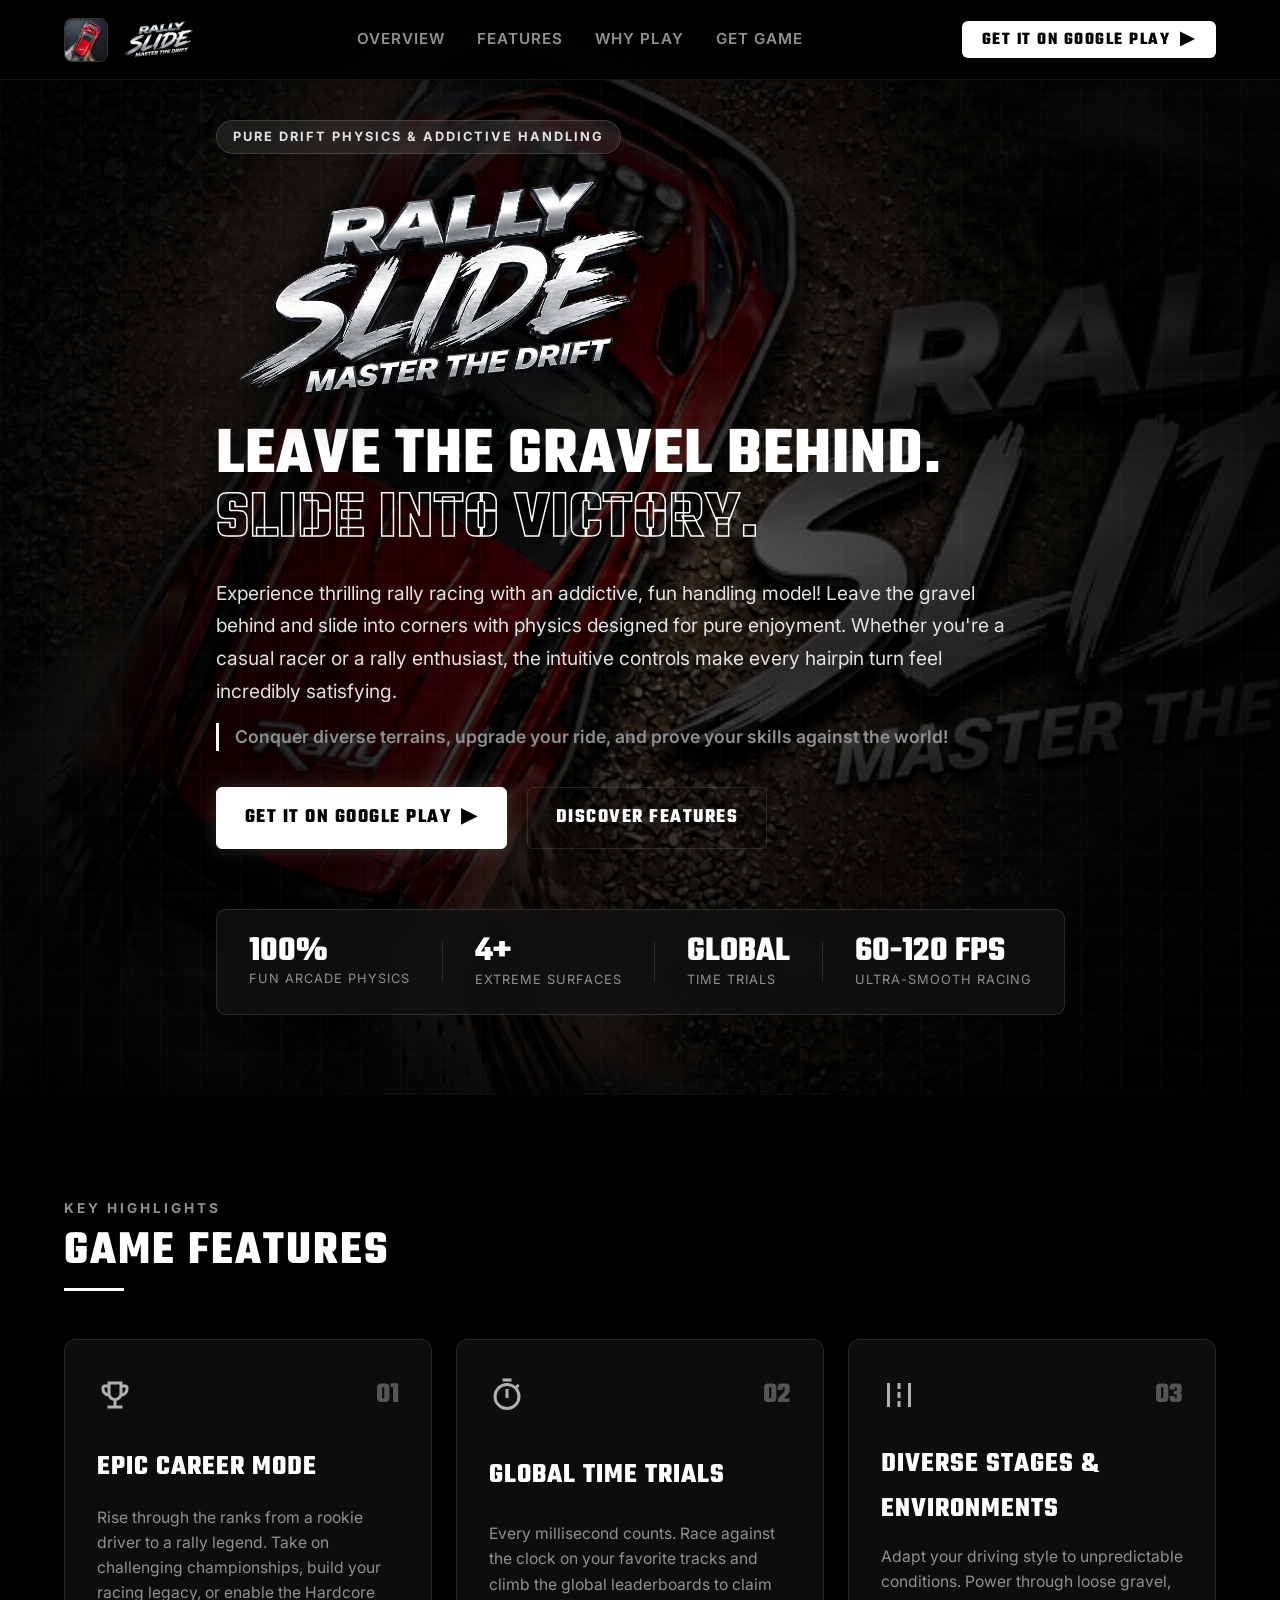
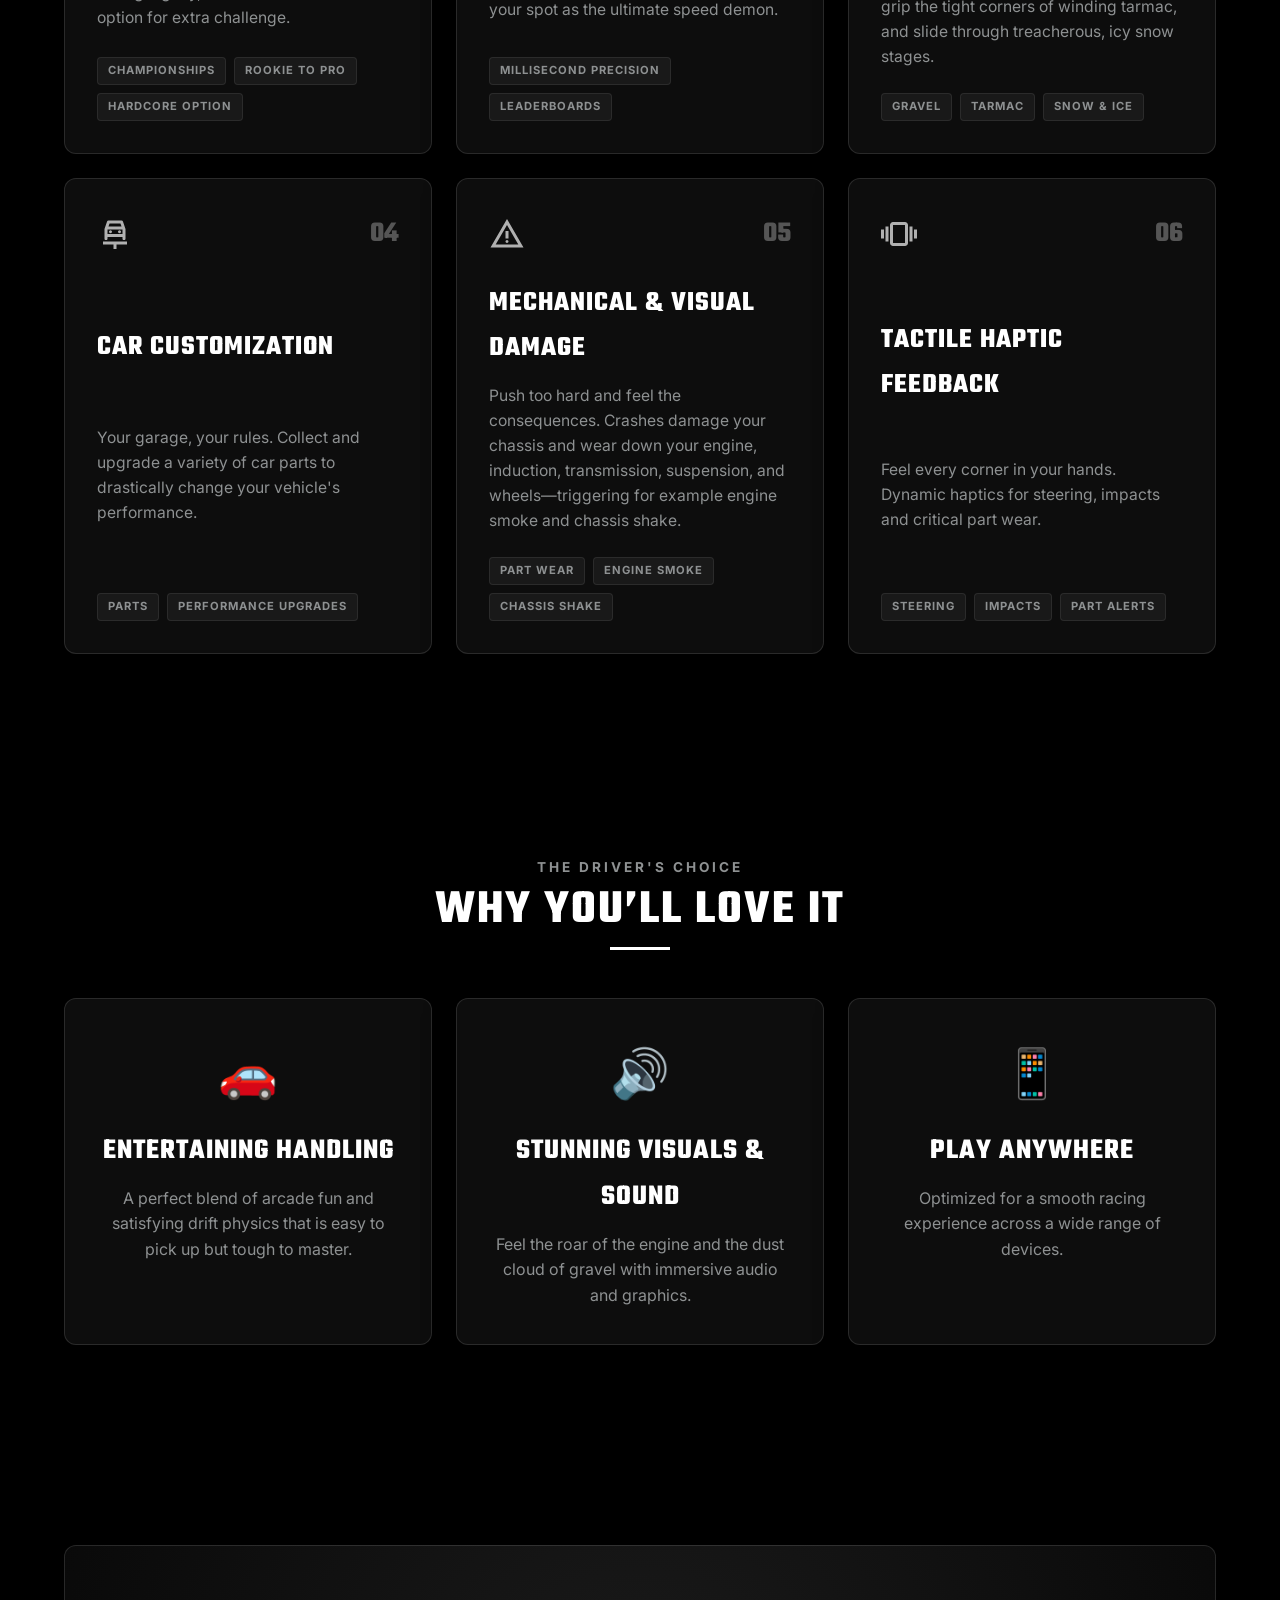
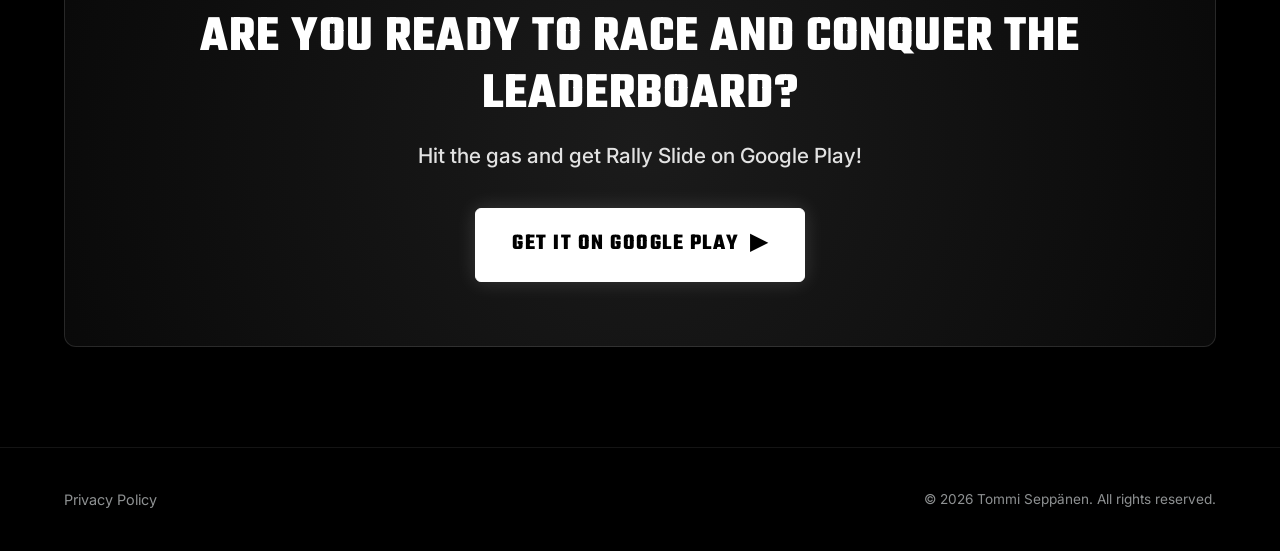
<file: rally/index.html>
<!DOCTYPE html>
<html lang="en">
<head>
    <meta charset="UTF-8">
    <meta name="viewport" content="width=device-width, initial-scale=1.0">
    <meta name="description" content="Experience thrilling rally racing with Rally Slide! Leave the gravel behind and slide into corners with physics designed for pure enjoyment.">
    <meta name="theme-color" content="#000000">
    <title>Rally Slide - Master the Drift | Rally Racing Game</title>

    <!-- Favicon -->
    <link rel="icon" type="image/png" href="./images/favicon.png">
    <link rel="apple-touch-icon" href="./images/favicon.png">

    <!-- Google Fonts for Racing & Brush Logo Aesthetics -->
    <link rel="preconnect" href="https://fonts.googleapis.com">
    <link rel="preconnect" href="https://fonts.gstatic.com" crossorigin>
    <link href="https://fonts.googleapis.com/css2?family=Inter:wght@300;400;500;600;700&family=Montserrat:ital,wght@1,900&family=Permanent+Marker&family=Syncopate:wght@400;700&family=Teko:wght@500;600;700&display=swap" rel="stylesheet">

    <!-- Stylesheet -->
    <link rel="stylesheet" href="styles.css">
</head>
<body class="bw-theme">

    <!-- Header Navigation -->
    <header class="navbar" id="navbar">
        <div class="nav-container">
            <a href="#" class="brand-logo" id="brand-logo-link">
                <img src="./images/icon.png" alt="Rally Slide Icon" class="logo-img" id="nav-logo-img">
                <img src="./images/title.png" alt="Rally Slide" class="nav-title-img" id="nav-title-img">
            </a>

            <nav class="nav-links" id="nav-menu">
                <a href="#hero" class="nav-link">Overview</a>
                <a href="#features" class="nav-link">Features</a>
                <a href="#why-love-it" class="nav-link">Why Play</a>
                <a href="#playstore" class="nav-link">Get Game</a>
            </nav>

            <div class="nav-actions">
                <a href="https://play.google.com/store/apps/details?id=com.tomtase.rally&hl=en" target="_blank" rel="noopener noreferrer" class="cta-button nav-cta" id="nav-playstore-btn">
                    <span class="btn-text">GET IT ON GOOGLE PLAY</span>
                    <span class="btn-icon">▶</span>
                </a>
                <button class="mobile-toggle" id="mobile-toggle" aria-label="Toggle menu">
                    <span class="bar"></span>
                    <span class="bar"></span>
                    <span class="bar"></span>
                </button>
            </div>
        </div>
    </header>

    <main>
        <!-- Hero Section -->
        <section class="hero-section" id="hero">
            <div class="hero-bg-wrapper">
                <img src="./images/feature.png" alt="Rally Slide Teaser Graphic" class="hero-bg-img" id="hero-feature-img">
                <div class="hero-overlay"></div>
                <div class="hero-grid-pattern"></div>
            </div>

            <div class="container hero-content">
                <div class="badge-tag animate-fade-in" id="hero-badge">
                    <span class="badge-text">PURE DRIFT PHYSICS & ADDICTIVE HANDLING</span>
                </div>

                <h1 class="hero-brand-header animate-fade-in">
                    <img src="./images/title.png" alt="Rally Slide - Master the Drift" class="hero-title-img" id="hero-title-img">
                </h1>

                <h2 class="hero-title animate-fade-in" id="main-headline">
                    LEAVE THE GRAVEL BEHIND.<br>
                    <span class="text-stroke">SLIDE INTO VICTORY.</span>
                </h2>

                <p class="hero-description animate-fade-in" id="hero-desc">
                    Experience thrilling rally racing with an addictive, fun handling model! Leave the gravel behind and slide into corners with physics designed for pure enjoyment. Whether you're a casual racer or a rally enthusiast, the intuitive controls make every hairpin turn feel incredibly satisfying.
                </p>

                <p class="hero-tagline animate-fade-in" id="hero-tagline">
                    Conquer diverse terrains, upgrade your ride, and prove your skills against the world!
                </p>

                <div class="hero-buttons animate-fade-in" id="hero-cta-group">
                    <a href="https://play.google.com/store/apps/details?id=com.tomtase.rally&hl=en" target="_blank" rel="noopener noreferrer" class="cta-button primary-btn" id="hero-primary-playstore-btn">
                        <span class="btn-text">GET IT ON GOOGLE PLAY</span>
                        <span class="btn-icon">▶</span>
                    </a>
                    <a href="#features" class="cta-button secondary-btn" id="hero-explore-features-btn">
                        <span class="btn-text">DISCOVER FEATURES</span>
                    </a>
                </div>

                <!-- Live Quick Stats Strip -->
                <div class="hero-stats-strip animate-fade-in" id="hero-stats">
                    <div class="stat-item">
                        <span class="stat-value">100%</span>
                        <span class="stat-label">Fun Arcade Physics</span>
                    </div>
                    <div class="stat-divider"></div>
                    <div class="stat-item">
                        <span class="stat-value">4+</span>
                        <span class="stat-label">Extreme Surfaces</span>
                    </div>
                    <div class="stat-divider"></div>
                    <div class="stat-item">
                        <span class="stat-value">GLOBAL</span>
                        <span class="stat-label">Time Trials</span>
                    </div>
                    <div class="stat-divider"></div>
                    <div class="stat-item">
                        <span class="stat-value">60-120 FPS</span>
                        <span class="stat-label">Ultra-Smooth Racing</span>
                    </div>
                </div>
            </div>
        </section>

        <!-- Game Features Section -->
        <section class="section features-section" id="features">
            <div class="container">
                <div class="section-header">
                    <span class="section-subtitle">KEY HIGHLIGHTS</span>
                    <h2 class="section-title">GAME FEATURES</h2>
                    <div class="title-underline"></div>
                </div>

                <div class="features-grid">
                    <!-- Feature 1: Career Mode -->
                    <div class="feature-card glass-panel" id="feature-career">
                        <div class="card-icon-wrapper">
                            <img src="./images/trophy.svg" alt="Trophy Icon" class="card-icon-svg" onerror="this.style.display='none'; this.nextElementSibling.style.display='block';">
                            <span class="card-icon-fallback" style="display:none;">🏆</span>
                            <span class="card-number">01</span>
                        </div>
                        <h3 class="feature-title">EPIC CAREER MODE</h3>
                        <p class="feature-text">
                            Rise through the ranks from a rookie driver to a rally legend. Take on challenging championships, build your racing legacy, or enable the Hardcore option for extra challenge.
                        </p>
                        <div class="feature-footer">
                            <span class="feature-tag">CHAMPIONSHIPS</span>
                            <span class="feature-tag">ROOKIE TO PRO</span>
                            <span class="feature-tag">HARDCORE OPTION</span>
                        </div>
                    </div>

                    <!-- Feature 2: Time Trials -->
                    <div class="feature-card glass-panel" id="feature-timetrial">
                        <div class="card-icon-wrapper">
                            <img src="./images/stopwatch.svg" alt="Stopwatch Icon" class="card-icon-svg" onerror="this.style.display='none'; this.nextElementSibling.style.display='block';">
                            <span class="card-icon-fallback" style="display:none;">⏱️</span>
                            <span class="card-number">02</span>
                        </div>
                        <h3 class="feature-title">GLOBAL TIME TRIALS</h3>
                        <p class="feature-text">
                            Every millisecond counts. Race against the clock on your favorite tracks and climb the global leaderboards to claim your spot as the ultimate speed demon.
                        </p>
                        <div class="feature-footer">
                            <span class="feature-tag">MILLISECOND PRECISION</span>
                            <span class="feature-tag">LEADERBOARDS</span>
                        </div>
                    </div>

                    <!-- Feature 3: Diverse Stages -->
                    <div class="feature-card glass-panel" id="feature-stages-card">
                        <div class="card-icon-wrapper">
                            <img src="./images/road.svg" alt="Road Icon" class="card-icon-svg" onerror="this.style.display='none'; this.nextElementSibling.style.display='block';">
                            <span class="card-icon-fallback" style="display:none;">🛣️</span>
                            <span class="card-number">03</span>
                        </div>
                        <h3 class="feature-title">DIVERSE STAGES & ENVIRONMENTS</h3>
                        <p class="feature-text">
                            Adapt your driving style to unpredictable conditions. Power through loose gravel, grip the tight corners of winding tarmac, and slide through treacherous, icy snow stages.
                        </p>
                        <div class="feature-footer">
                            <span class="feature-tag">GRAVEL</span>
                            <span class="feature-tag">TARMAC</span>
                            <span class="feature-tag">SNOW & ICE</span>
                        </div>
                    </div>

                    <!-- Feature 4: Car Customization -->
                    <div class="feature-card glass-panel" id="feature-garage">
                        <div class="card-icon-wrapper">
                            <img src="./images/garage.svg" alt="Garage Icon" class="card-icon-svg" onerror="this.style.display='none'; this.nextElementSibling.style.display='block';">
                            <span class="card-icon-fallback" style="display:none;">🔧</span>
                            <span class="card-number">04</span>
                        </div>
                        <h3 class="feature-title">CAR CUSTOMIZATION</h3>
                        <p class="feature-text">
                            Your garage, your rules. Collect and upgrade a variety of car parts to drastically change your vehicle's performance.
                        </p>
                        <div class="feature-footer">
                            <span class="feature-tag">PARTS</span>
                            <span class="feature-tag">PERFORMANCE UPGRADES</span>
                        </div>
                    </div>

                    <!-- Feature 5: Mechanical & Visual Damage -->
                    <div class="feature-card glass-panel" id="feature-damage">
                        <div class="card-icon-wrapper">
                            <svg class="card-icon-svg" xmlns="http://www.w3.org/2000/svg" height="24px" viewBox="0 -960 960 960" width="24px" fill="#e3e3e3" aria-hidden="true">
                                <path d="m40-120 440-760 440 760H40Zm138-80h604L480-720 178-200Zm302-40q17 0 28.5-11.5T520-280q0-17-11.5-28.5T480-320q-17 0-28.5 11.5T440-280q0 17 11.5 28.5T480-240Zm-40-120h80v-200h-80v200Zm40-100Z"/>
                            </svg>
                            <span class="card-number">05</span>
                        </div>
                        <h3 class="feature-title">MECHANICAL & VISUAL DAMAGE</h3>
                        <p class="feature-text">
                            Push too hard and feel the consequences. Crashes damage your chassis and wear down your engine, induction, transmission, suspension, and wheels—triggering for example engine smoke and chassis shake.
                        </p>
                        <div class="feature-footer">
                            <span class="feature-tag">PART WEAR</span>
                            <span class="feature-tag">ENGINE SMOKE</span>
                            <span class="feature-tag">CHASSIS SHAKE</span>
                        </div>
                    </div>

                    <!-- Feature 6: Tactile Haptic Feedback -->
                    <div class="feature-card glass-panel" id="feature-haptics">
                        <div class="card-icon-wrapper">
                            <svg class="card-icon-svg" xmlns="http://www.w3.org/2000/svg" height="24px" viewBox="0 -960 960 960" width="24px" fill="#e3e3e3" aria-hidden="true">
                                <path d="M0-360v-240h80v240H0Zm120 80v-400h80v400h-80Zm760-80v-240h80v240h-80Zm-120 80v-400h80v400h-80ZM320-160q-33 0-56.5-23.5T240-240v-480q0-33 23.5-56.5T320-800h320q33 0 56.5 23.5T720-720v480q0 33-23.5 56.5T640-160H320Zm0-80h320v-480H320v480Zm0 0v-480 480Z"/>
                            </svg>
                            <span class="card-number">06</span>
                        </div>
                        <h3 class="feature-title">TACTILE HAPTIC FEEDBACK</h3>
                        <p class="feature-text">
                            Feel every corner in your hands. Dynamic haptics for steering, impacts and critical part wear.
                        </p>
                        <div class="feature-footer">
                            <span class="feature-tag">STEERING</span>
                            <span class="feature-tag">IMPACTS</span>
                            <span class="feature-tag">PART ALERTS</span>
                        </div>
                    </div>
                </div>
            </div>
        </section>

        <!-- Why You'll Love It Section -->
        <section class="section why-section" id="why-love-it">
            <div class="container">
                <div class="section-header center">
                    <span class="section-subtitle">THE DRIVER'S CHOICE</span>
                    <h2 class="section-title">WHY YOU’LL LOVE IT</h2>
                    <div class="title-underline"></div>
                </div>

                <div class="why-grid">
                    <!-- Reason 1 -->
                    <div class="why-card glass-panel" id="why-card-handling">
                        <div class="why-icon">🚗</div>
                        <h3 class="why-title">ENTERTAINING HANDLING</h3>
                        <p class="why-text">
                            A perfect blend of arcade fun and satisfying drift physics that is easy to pick up but tough to master.
                        </p>
                    </div>

                    <!-- Reason 2 -->
                    <div class="why-card glass-panel" id="why-card-visuals">
                        <div class="why-icon">🔊</div>
                        <h3 class="why-title">STUNNING VISUALS & SOUND</h3>
                        <p class="why-text">
                            Feel the roar of the engine and the dust cloud of gravel with immersive audio and graphics.
                        </p>
                    </div>

                    <!-- Reason 3 -->
                    <div class="why-card glass-panel" id="why-card-everywhere">
                        <div class="why-icon">📱</div>
                        <h3 class="why-title">PLAY ANYWHERE</h3>
                        <p class="why-text">
                            Optimized for a smooth racing experience across a wide range of devices.
                        </p>
                    </div>
                </div>
            </div>
        </section>

        <!-- Final Call to Action Banner -->
        <section class="section cta-banner-section" id="playstore">
            <div class="container">
                <div class="cta-box glass-panel" id="final-cta-card">
                    <div class="cta-content">
                        <h2 class="cta-headline" id="cta-headline-text">
                            ARE YOU READY TO RACE AND CONQUER THE LEADERBOARD?
                        </h2>
                        <p class="cta-subtext" id="cta-subtext-text">
                            Hit the gas and get Rally Slide on Google Play!
                        </p>

                        <div class="cta-action-buttons">
                            <a href="https://play.google.com/store/apps/details?id=com.tomtase.rally&hl=en" target="_blank" rel="noopener noreferrer" class="cta-button primary-btn download-btn-lg" id="final-playstore-btn">
                                <span class="btn-text">GET IT ON GOOGLE PLAY</span>
                                <span class="btn-icon">▶</span>
                            </a>
                        </div>
                    </div>
                </div>
            </div>
        </section>
    </main>

    <!-- Footer -->
    <footer class="footer">
        <div class="container footer-content">
            <div class="footer-links">
                <a href="privacy-policy.html" class="footer-link">Privacy Policy</a>
            </div>
            <p class="footer-copy">
                &copy; 2026 Tommi Seppänen. All rights reserved.
            </p>
        </div>
    </footer>

    <!-- Script -->
    <script src="script.js"></script>
</body>
</html>
</file>
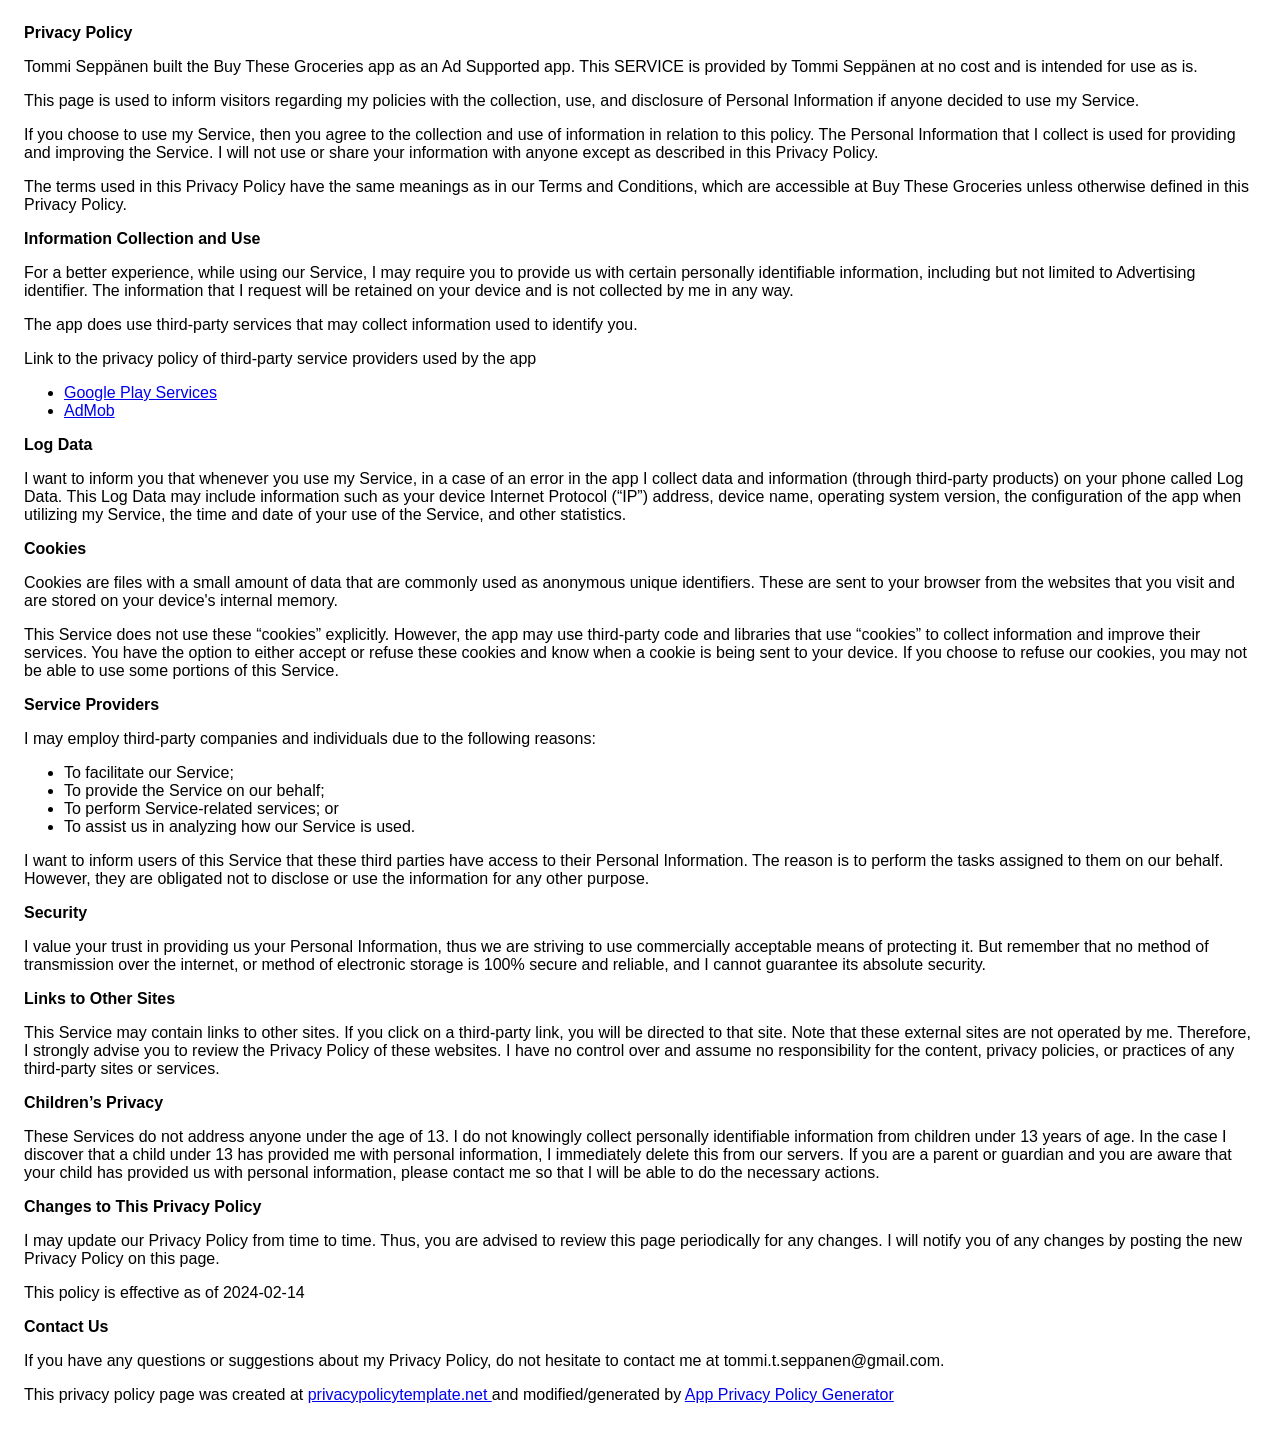
<file: groceries/privacy-policy.html>
<!DOCTYPE html>
<html>

<head>
    <meta charset='utf-8'>
    <meta name='viewport' content='width=device-width'>
    <title>Privacy Policy</title>
    <style>
        body {
            font-family: 'Helvetica Neue', Helvetica, Arial, sans-serif;
            padding: 1em;
        }
    </style>
</head>

<body>
    <strong>Privacy Policy</strong>
    <p>
        Tommi Seppänen built the Buy These Groceries app as
        an Ad Supported app. This SERVICE is provided by
        Tommi Seppänen at no cost and is intended for use as
        is.
    </p>
    <p>
        This page is used to inform visitors regarding my
        policies with the collection, use, and disclosure of Personal
        Information if anyone decided to use my Service.
    </p>
    <p>
        If you choose to use my Service, then you agree to
        the collection and use of information in relation to this
        policy. The Personal Information that I collect is
        used for providing and improving the Service. I will not use or share your information with
        anyone except as described in this Privacy Policy.
    </p>
    <p>
        The terms used in this Privacy Policy have the same meanings
        as in our Terms and Conditions, which are accessible at
        Buy These Groceries unless otherwise defined in this Privacy Policy.
    </p>
    <p><strong>Information Collection and Use</strong></p>
    <p>
        For a better experience, while using our Service, I
        may require you to provide us with certain personally
        identifiable information, including but not limited to Advertising identifier. The information that
        I request will be retained on your device and is not collected by me in any way.
    </p>
    <div>
        <p>
            The app does use third-party services that may collect
            information used to identify you.
        </p>
        <p>
            Link to the privacy policy of third-party service providers used
            by the app
        </p>
        <ul>
            <li><a href="https://www.google.com/policies/privacy/" target="_blank" rel="noopener noreferrer">Google Play
                    Services</a></li>
            <li><a href="https://support.google.com/admob/answer/6128543?hl=en" target="_blank"
                    rel="noopener noreferrer">AdMob</a></li>
            <!----><!----><!----><!----><!----><!----><!----><!----><!----><!----><!----><!----><!----><!----><!----><!----><!----><!----><!----><!----><!----><!----><!----><!----><!----><!----><!---->
        </ul>
    </div>
    <p><strong>Log Data</strong></p>
    <p>
        I want to inform you that whenever you
        use my Service, in a case of an error in the app
        I collect data and information (through third-party
        products) on your phone called Log Data. This Log Data may
        include information such as your device Internet Protocol
        (“IP”) address, device name, operating system version, the
        configuration of the app when utilizing my Service,
        the time and date of your use of the Service, and other
        statistics.
    </p>
    <p><strong>Cookies</strong></p>
    <p>
        Cookies are files with a small amount of data that are
        commonly used as anonymous unique identifiers. These are sent
        to your browser from the websites that you visit and are
        stored on your device's internal memory.
    </p>
    <p>
        This Service does not use these “cookies” explicitly. However,
        the app may use third-party code and libraries that use
        “cookies” to collect information and improve their services.
        You have the option to either accept or refuse these cookies
        and know when a cookie is being sent to your device. If you
        choose to refuse our cookies, you may not be able to use some
        portions of this Service.
    </p>
    <p><strong>Service Providers</strong></p>
    <p>
        I may employ third-party companies and
        individuals due to the following reasons:
    </p>
    <ul>
        <li>To facilitate our Service;</li>
        <li>To provide the Service on our behalf;</li>
        <li>To perform Service-related services; or</li>
        <li>To assist us in analyzing how our Service is used.</li>
    </ul>
    <p>
        I want to inform users of this Service
        that these third parties have access to their Personal
        Information. The reason is to perform the tasks assigned to
        them on our behalf. However, they are obligated not to
        disclose or use the information for any other purpose.
    </p>
    <p><strong>Security</strong></p>
    <p>
        I value your trust in providing us your
        Personal Information, thus we are striving to use commercially
        acceptable means of protecting it. But remember that no method
        of transmission over the internet, or method of electronic
        storage is 100% secure and reliable, and I cannot
        guarantee its absolute security.
    </p>
    <p><strong>Links to Other Sites</strong></p>
    <p>
        This Service may contain links to other sites. If you click on
        a third-party link, you will be directed to that site. Note
        that these external sites are not operated by me.
        Therefore, I strongly advise you to review the
        Privacy Policy of these websites. I have
        no control over and assume no responsibility for the content,
        privacy policies, or practices of any third-party sites or
        services.
    </p>
    <p><strong>Children’s Privacy</strong></p>
    <div>
        <p>
            These Services do not address anyone under the age of 13.
            I do not knowingly collect personally
            identifiable information from children under 13 years of age. In the case
            I discover that a child under 13 has provided
            me with personal information, I immediately
            delete this from our servers. If you are a parent or guardian
            and you are aware that your child has provided us with
            personal information, please contact me so that
            I will be able to do the necessary actions.
        </p>
    </div> <!---->
    <p><strong>Changes to This Privacy Policy</strong></p>
    <p>
        I may update our Privacy Policy from
        time to time. Thus, you are advised to review this page
        periodically for any changes. I will
        notify you of any changes by posting the new Privacy Policy on
        this page.
    </p>
    <p>This policy is effective as of 2024-02-14</p>
    <p><strong>Contact Us</strong></p>
    <p>
        If you have any questions or suggestions about my
        Privacy Policy, do not hesitate to contact me at tommi.t.seppanen@gmail.com.
    </p>
    <p>This privacy policy page was created at <a href="https://privacypolicytemplate.net" target="_blank"
            rel="noopener noreferrer">privacypolicytemplate.net </a>and modified/generated by <a
            href="https://app-privacy-policy-generator.nisrulz.com/" target="_blank" rel="noopener noreferrer">App
            Privacy Policy Generator</a></p>
</body>

</html>
</file>
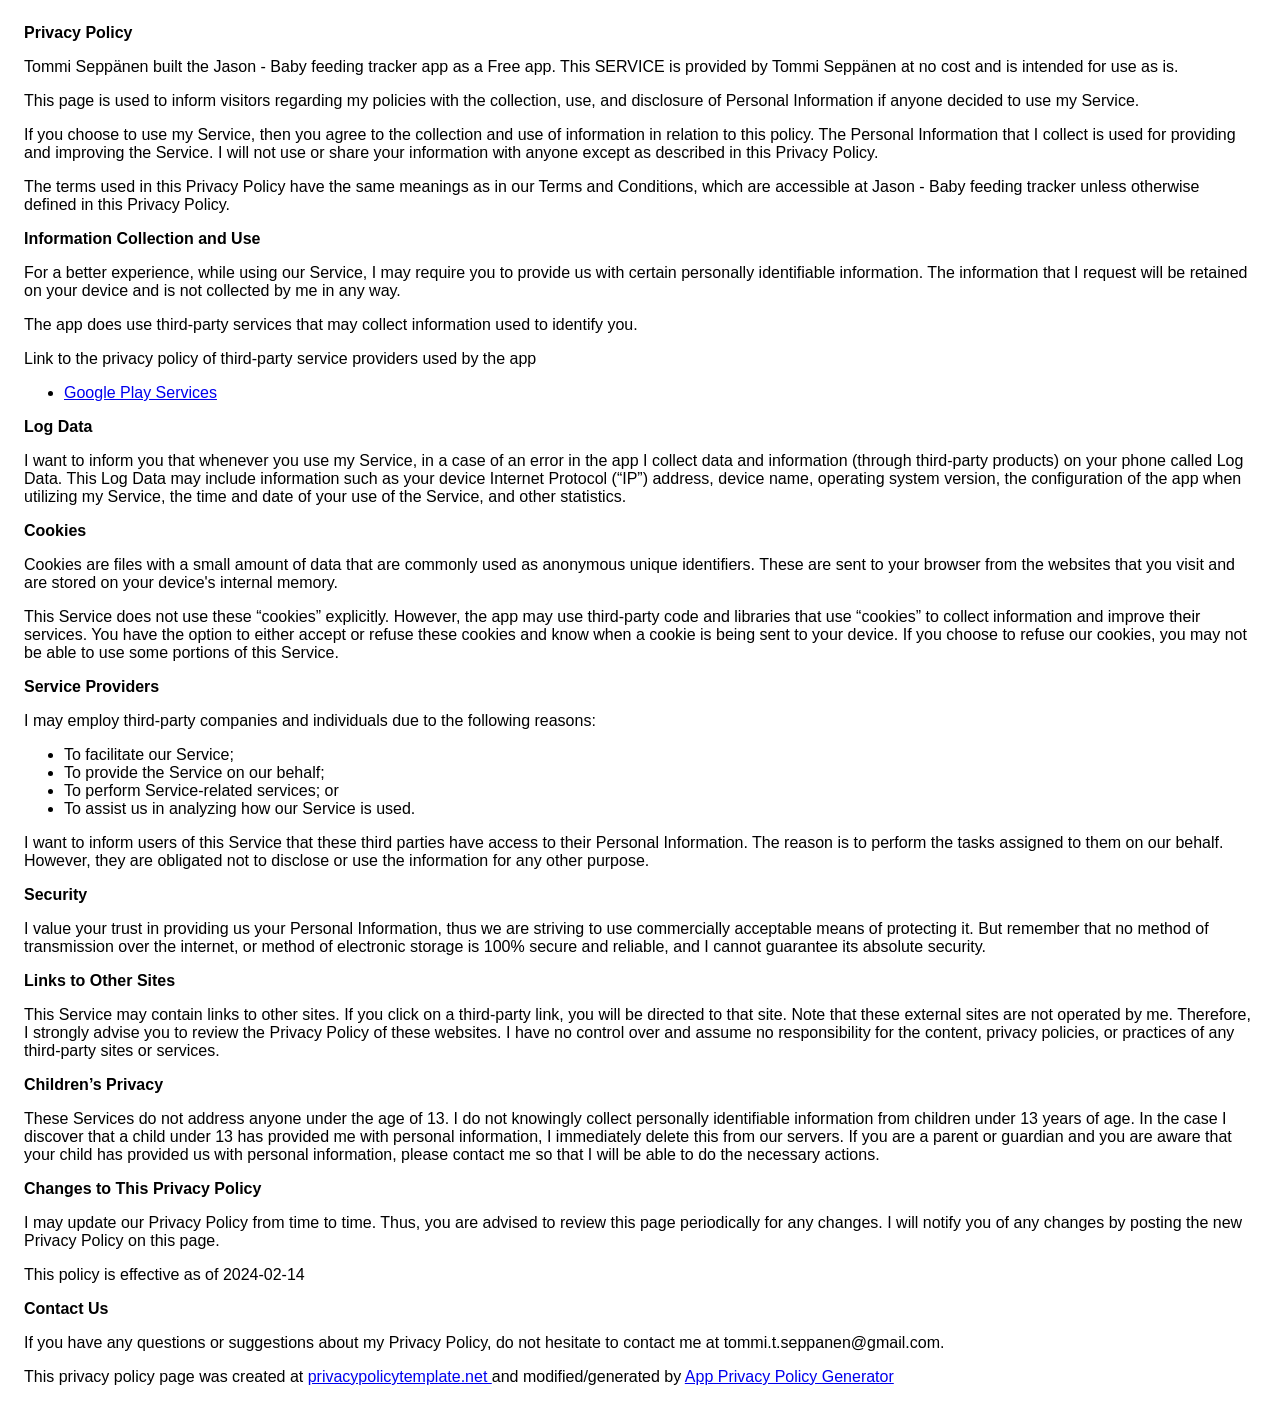
<file: jason/privacy-policy.html>
<!DOCTYPE html>
<html>

<head>
    <meta charset='utf-8'>
    <meta name='viewport' content='width=device-width'>
    <title>Privacy Policy</title>
    <style>
        body {
            font-family: 'Helvetica Neue', Helvetica, Arial, sans-serif;
            padding: 1em;
        }
    </style>
</head>

<body>
    <strong>Privacy Policy</strong>
    <p>
        Tommi Seppänen built the Jason - Baby feeding tracker app as
        a Free app. This SERVICE is provided by
        Tommi Seppänen at no cost and is intended for use as
        is.
    </p>
    <p>
        This page is used to inform visitors regarding my
        policies with the collection, use, and disclosure of Personal
        Information if anyone decided to use my Service.
    </p>
    <p>
        If you choose to use my Service, then you agree to
        the collection and use of information in relation to this
        policy. The Personal Information that I collect is
        used for providing and improving the Service. I will not use or share your information with
        anyone except as described in this Privacy Policy.
    </p>
    <p>
        The terms used in this Privacy Policy have the same meanings
        as in our Terms and Conditions, which are accessible at
        Jason - Baby feeding tracker unless otherwise defined in this Privacy Policy.
    </p>
    <p><strong>Information Collection and Use</strong></p>
    <p>
        For a better experience, while using our Service, I
        may require you to provide us with certain personally
        identifiable information. The information that
        I request will be retained on your device and is not collected by me in any way.
    </p>
    <div>
        <p>
            The app does use third-party services that may collect
            information used to identify you.
        </p>
        <p>
            Link to the privacy policy of third-party service providers used
            by the app
        </p>
        <ul>
            <li><a href="https://www.google.com/policies/privacy/" target="_blank" rel="noopener noreferrer">Google Play
                    Services</a></li>
            <!----><!----><!----><!----><!----><!----><!----><!----><!----><!----><!----><!----><!----><!----><!----><!----><!----><!----><!----><!----><!----><!----><!----><!----><!----><!----><!----><!---->
        </ul>
    </div>
    <p><strong>Log Data</strong></p>
    <p>
        I want to inform you that whenever you
        use my Service, in a case of an error in the app
        I collect data and information (through third-party
        products) on your phone called Log Data. This Log Data may
        include information such as your device Internet Protocol
        (“IP”) address, device name, operating system version, the
        configuration of the app when utilizing my Service,
        the time and date of your use of the Service, and other
        statistics.
    </p>
    <p><strong>Cookies</strong></p>
    <p>
        Cookies are files with a small amount of data that are
        commonly used as anonymous unique identifiers. These are sent
        to your browser from the websites that you visit and are
        stored on your device's internal memory.
    </p>
    <p>
        This Service does not use these “cookies” explicitly. However,
        the app may use third-party code and libraries that use
        “cookies” to collect information and improve their services.
        You have the option to either accept or refuse these cookies
        and know when a cookie is being sent to your device. If you
        choose to refuse our cookies, you may not be able to use some
        portions of this Service.
    </p>
    <p><strong>Service Providers</strong></p>
    <p>
        I may employ third-party companies and
        individuals due to the following reasons:
    </p>
    <ul>
        <li>To facilitate our Service;</li>
        <li>To provide the Service on our behalf;</li>
        <li>To perform Service-related services; or</li>
        <li>To assist us in analyzing how our Service is used.</li>
    </ul>
    <p>
        I want to inform users of this Service
        that these third parties have access to their Personal
        Information. The reason is to perform the tasks assigned to
        them on our behalf. However, they are obligated not to
        disclose or use the information for any other purpose.
    </p>
    <p><strong>Security</strong></p>
    <p>
        I value your trust in providing us your
        Personal Information, thus we are striving to use commercially
        acceptable means of protecting it. But remember that no method
        of transmission over the internet, or method of electronic
        storage is 100% secure and reliable, and I cannot
        guarantee its absolute security.
    </p>
    <p><strong>Links to Other Sites</strong></p>
    <p>
        This Service may contain links to other sites. If you click on
        a third-party link, you will be directed to that site. Note
        that these external sites are not operated by me.
        Therefore, I strongly advise you to review the
        Privacy Policy of these websites. I have
        no control over and assume no responsibility for the content,
        privacy policies, or practices of any third-party sites or
        services.
    </p>
    <p><strong>Children’s Privacy</strong></p>
    <div>
        <p>
            These Services do not address anyone under the age of 13.
            I do not knowingly collect personally
            identifiable information from children under 13 years of age. In the case
            I discover that a child under 13 has provided
            me with personal information, I immediately
            delete this from our servers. If you are a parent or guardian
            and you are aware that your child has provided us with
            personal information, please contact me so that
            I will be able to do the necessary actions.
        </p>
    </div> <!---->
    <p><strong>Changes to This Privacy Policy</strong></p>
    <p>
        I may update our Privacy Policy from
        time to time. Thus, you are advised to review this page
        periodically for any changes. I will
        notify you of any changes by posting the new Privacy Policy on
        this page.
    </p>
    <p>This policy is effective as of 2024-02-14</p>
    <p><strong>Contact Us</strong></p>
    <p>
        If you have any questions or suggestions about my
        Privacy Policy, do not hesitate to contact me at tommi.t.seppanen@gmail.com.
    </p>
    <p>This privacy policy page was created at <a href="https://privacypolicytemplate.net" target="_blank"
            rel="noopener noreferrer">privacypolicytemplate.net </a>and modified/generated by <a
            href="https://app-privacy-policy-generator.nisrulz.com/" target="_blank" rel="noopener noreferrer">App
            Privacy Policy Generator</a></p>
</body>

</html>
</file>
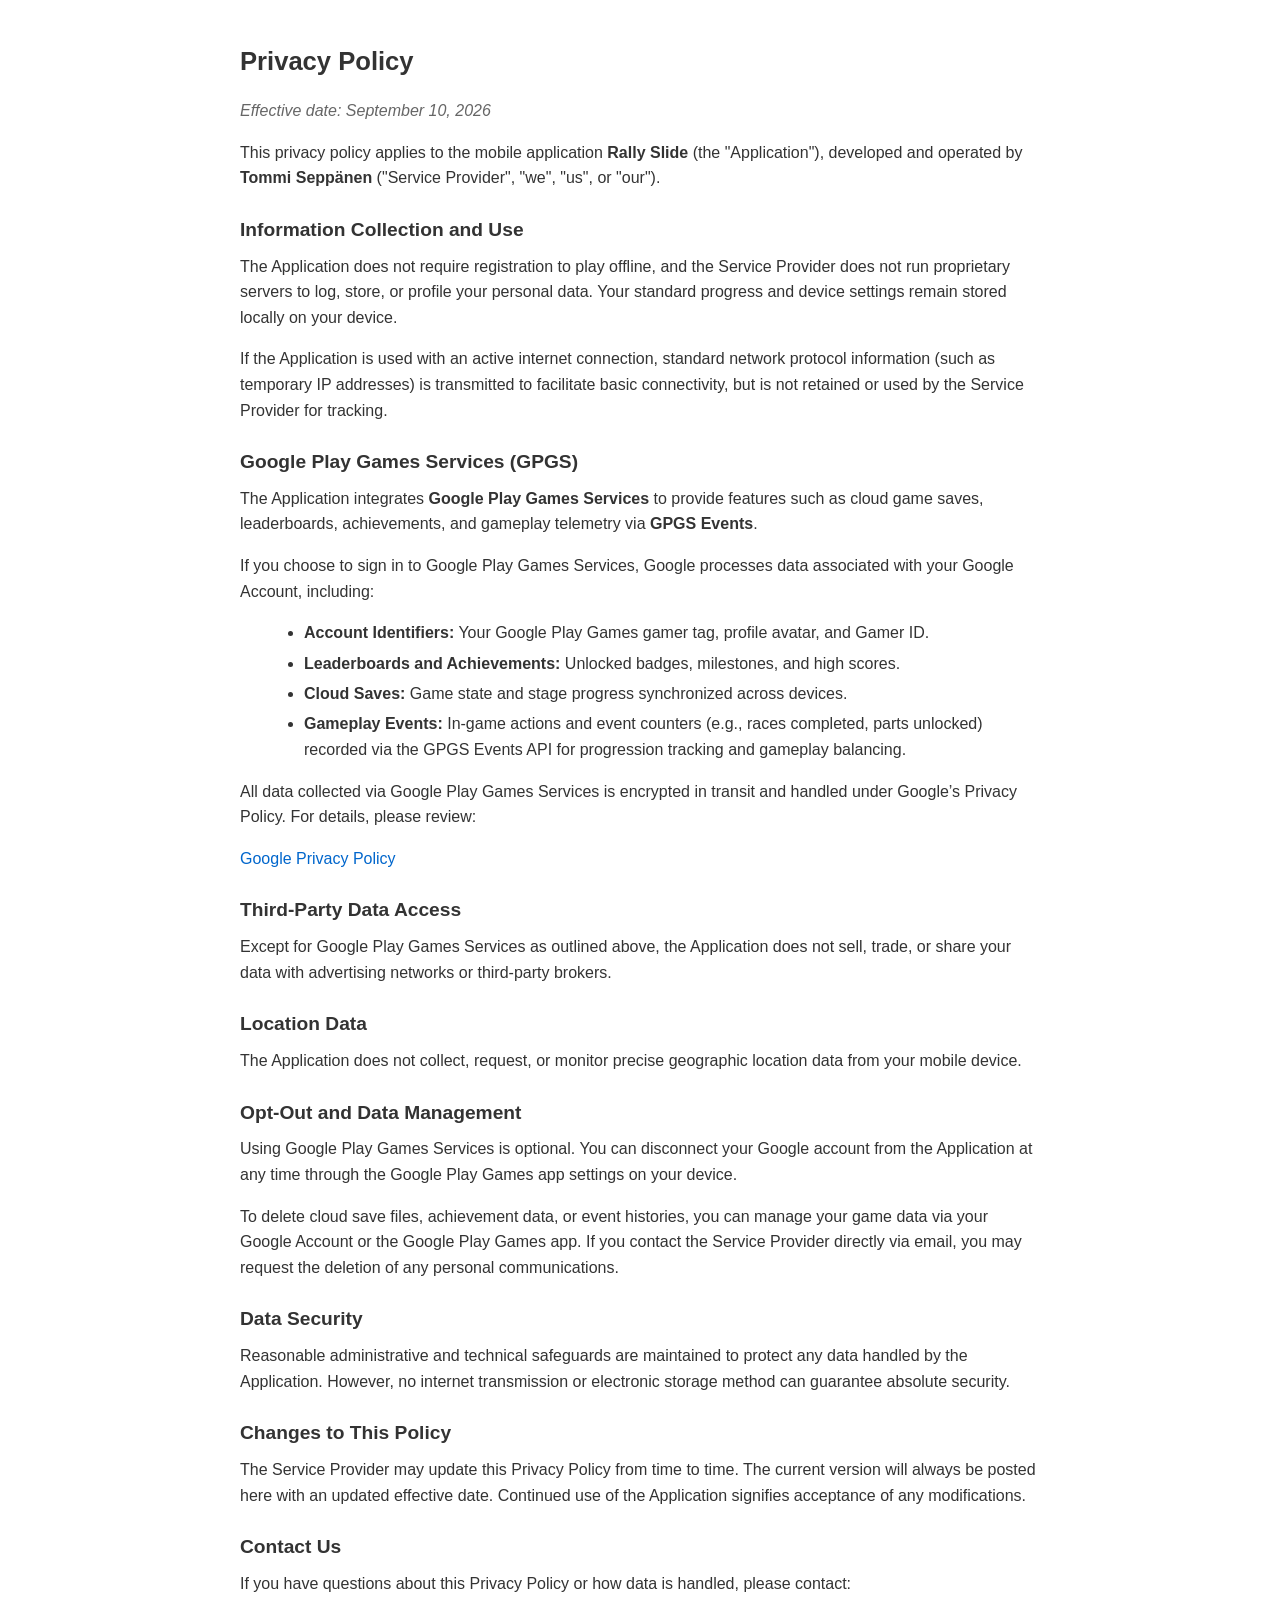
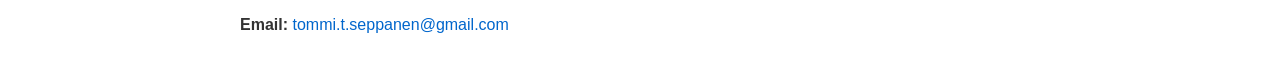
<file: rally/privacy-policy.html>
<!DOCTYPE html>
<html lang="en">
<head>
  <meta charset="utf-8">
    <meta name="viewport" content="width=device-width, initial-scale=1">
      <title>Privacy Policy - Rally Slide</title>
        <style>
            body {
                  font-family: -apple-system, BlinkMacSystemFont, 'Segoe UI', Roboto, Helvetica, Arial, sans-serif;
                        line-height: 1.6;
                              color: #333;
                                    padding: 1.5rem;
                                          max-width: 800px;
                                                margin: 0 auto;
                                                    }
                                                        h1 { font-size: 1.6rem; margin-bottom: 1rem; }
                                                            h2 { font-size: 1.2rem; margin-top: 1.5rem; margin-bottom: 0.5rem; }
                                                                p { margin: 0.5rem 0 1rem; }
                                                                    ul { margin: 0.5rem 0 1rem 1.5rem; }
                                                                        li { margin-bottom: 0.3rem; }
                                                                            a { color: #0066cc; text-decoration: none; }
                                                                                a:hover { text-decoration: underline; }
                                                                                    .effective-date { font-style: italic; color: #666; }
                                                                                      </style>
                                                                                      </head>
                                                                                      <body>

                                                                                        <h1>Privacy Policy</h1>
                                                                                          <p class="effective-date">Effective date: September 10, 2026</p>
                                                                                            
                                                                                              <p>This privacy policy applies to the mobile application <strong>Rally Slide</strong> (the "Application"), developed and operated by <strong>Tommi Seppänen</strong> ("Service Provider", "we", "us", or "our").</p>

                                                                                                <h2>Information Collection and Use</h2>
                                                                                                  <p>The Application does not require registration to play offline, and the Service Provider does not run proprietary servers to log, store, or profile your personal data. Your standard progress and device settings remain stored locally on your device.</p>
                                                                                                    <p>If the Application is used with an active internet connection, standard network protocol information (such as temporary IP addresses) is transmitted to facilitate basic connectivity, but is not retained or used by the Service Provider for tracking.</p>

                                                                                                      <h2>Google Play Games Services (GPGS)</h2>
                                                                                                        <p>The Application integrates <strong>Google Play Games Services</strong> to provide features such as cloud game saves, leaderboards, achievements, and gameplay telemetry via <strong>GPGS Events</strong>.</p>
                                                                                                          <p>If you choose to sign in to Google Play Games Services, Google processes data associated with your Google Account, including:</p>
                                                                                                            <ul>
                                                                                                                <li><strong>Account Identifiers:</strong> Your Google Play Games gamer tag, profile avatar, and Gamer ID.</li>
                                                                                                                    <li><strong>Leaderboards and Achievements:</strong> Unlocked badges, milestones, and high scores.</li>
                                                                                                                        <li><strong>Cloud Saves:</strong> Game state and stage progress synchronized across devices.</li>
                                                                                                                            <li><strong>Gameplay Events:</strong> In-game actions and event counters (e.g., races completed, parts unlocked) recorded via the GPGS Events API for progression tracking and gameplay balancing.</li>
                                                                                                                              </ul>
                                                                                                                                <p>All data collected via Google Play Games Services is encrypted in transit and handled under Google’s Privacy Policy. For details, please review:</p>
                                                                                                                                  <p><a href="https://policies.google.com/privacy" target="_blank" rel="noopener noreferrer">Google Privacy Policy</a></p>

                                                                                                                                    <h2>Third-Party Data Access</h2>
                                                                                                                                      <p>Except for Google Play Games Services as outlined above, the Application does not sell, trade, or share your data with advertising networks or third-party brokers.</p>

                                                                                                                                        <h2>Location Data</h2>
                                                                                                                                          <p>The Application does not collect, request, or monitor precise geographic location data from your mobile device.</p>

                                                                                                                                            <h2>Opt-Out and Data Management</h2>
                                                                                                                                              <p>Using Google Play Games Services is optional. You can disconnect your Google account from the Application at any time through the Google Play Games app settings on your device.</p>
                                                                                                                                                <p>To delete cloud save files, achievement data, or event histories, you can manage your game data via your Google Account or the Google Play Games app. If you contact the Service Provider directly via email, you may request the deletion of any personal communications.</p>

                                                                                                                                                  <h2>Data Security</h2>
                                                                                                                                                    <p>Reasonable administrative and technical safeguards are maintained to protect any data handled by the Application. However, no internet transmission or electronic storage method can guarantee absolute security.</p>

                                                                                                                                                      <h2>Changes to This Policy</h2>
                                                                                                                                                        <p>The Service Provider may update this Privacy Policy from time to time. The current version will always be posted here with an updated effective date. Continued use of the Application signifies acceptance of any modifications.</p>

                                                                                                                                                          <h2>Contact Us</h2>
                                                                                                                                                            <p>If you have questions about this Privacy Policy or how data is handled, please contact:</p>
                                                                                                                                                              <p><strong>Email:</strong> <a href="mailto:tommi.t.seppanen@gmail.com">tommi.t.seppanen@gmail.com</a></p>

                                                                                                                                                              </body>
                                                                                                                                                              </html>
</file>
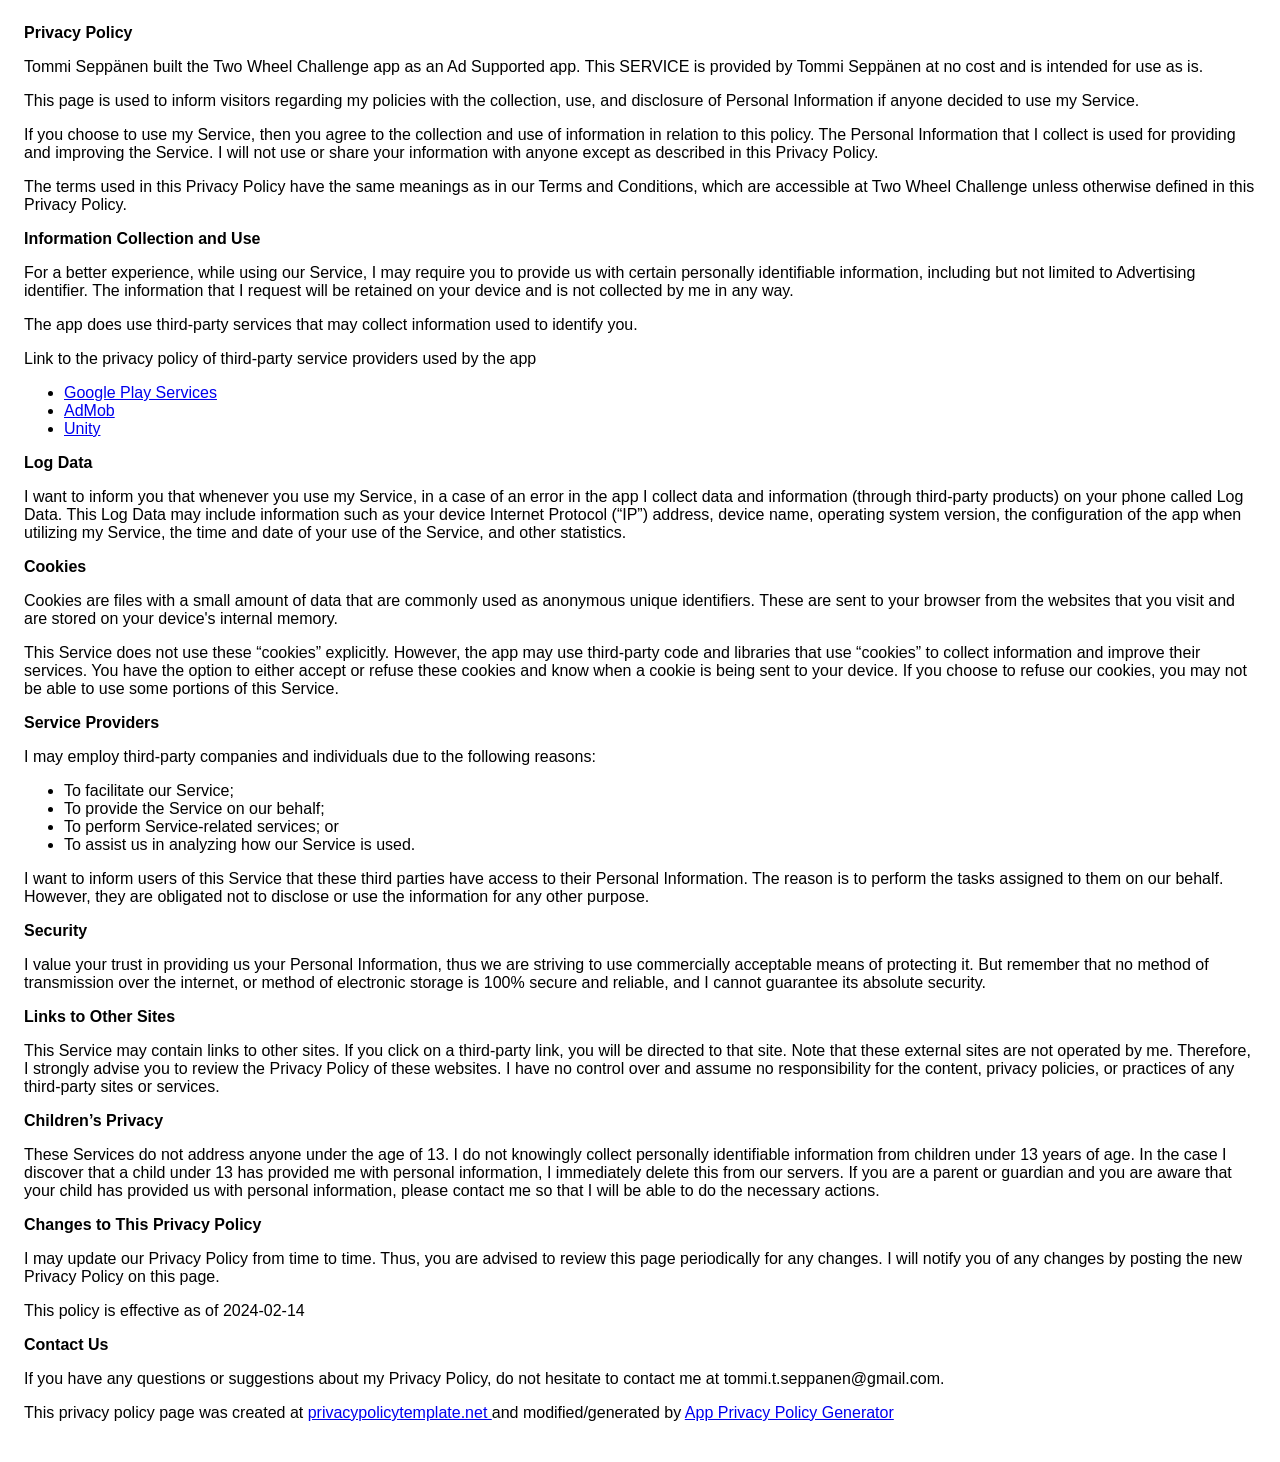
<file: twc/privacy-policy.html>
<!DOCTYPE html>
<html>

<head>
    <meta charset='utf-8'>
    <meta name='viewport' content='width=device-width'>
    <title>Privacy Policy</title>
    <style>
        body {
            font-family: 'Helvetica Neue', Helvetica, Arial, sans-serif;
            padding: 1em;
        }
    </style>
</head>

<body>
    <strong>Privacy Policy</strong>
    <p>
        Tommi Seppänen built the Two Wheel Challenge app as
        an Ad Supported app. This SERVICE is provided by
        Tommi Seppänen at no cost and is intended for use as
        is.
    </p>
    <p>
        This page is used to inform visitors regarding my
        policies with the collection, use, and disclosure of Personal
        Information if anyone decided to use my Service.
    </p>
    <p>
        If you choose to use my Service, then you agree to
        the collection and use of information in relation to this
        policy. The Personal Information that I collect is
        used for providing and improving the Service. I will not use or share your information with
        anyone except as described in this Privacy Policy.
    </p>
    <p>
        The terms used in this Privacy Policy have the same meanings
        as in our Terms and Conditions, which are accessible at
        Two Wheel Challenge unless otherwise defined in this Privacy Policy.
    </p>
    <p><strong>Information Collection and Use</strong></p>
    <p>
        For a better experience, while using our Service, I
        may require you to provide us with certain personally
        identifiable information, including but not limited to Advertising identifier. The information that
        I request will be retained on your device and is not collected by me in any way.
    </p>
    <div>
        <p>
            The app does use third-party services that may collect
            information used to identify you.
        </p>
        <p>
            Link to the privacy policy of third-party service providers used
            by the app
        </p>
        <ul>
            <li><a href="https://www.google.com/policies/privacy/" target="_blank" rel="noopener noreferrer">Google Play
                    Services</a></li>
            <li><a href="https://support.google.com/admob/answer/6128543?hl=en" target="_blank"
                    rel="noopener noreferrer">AdMob</a></li>
            <!----><!----><!----><!----><!----><!----><!----><!----><!---->
            <li><a href="https://unity3d.com/legal/privacy-policy" target="_blank" rel="noopener noreferrer">Unity</a>
            </li>
            <!----><!----><!----><!----><!----><!----><!----><!----><!----><!----><!----><!----><!----><!----><!----><!----><!---->
        </ul>
    </div>
    <p><strong>Log Data</strong></p>
    <p>
        I want to inform you that whenever you
        use my Service, in a case of an error in the app
        I collect data and information (through third-party
        products) on your phone called Log Data. This Log Data may
        include information such as your device Internet Protocol
        (“IP”) address, device name, operating system version, the
        configuration of the app when utilizing my Service,
        the time and date of your use of the Service, and other
        statistics.
    </p>
    <p><strong>Cookies</strong></p>
    <p>
        Cookies are files with a small amount of data that are
        commonly used as anonymous unique identifiers. These are sent
        to your browser from the websites that you visit and are
        stored on your device's internal memory.
    </p>
    <p>
        This Service does not use these “cookies” explicitly. However,
        the app may use third-party code and libraries that use
        “cookies” to collect information and improve their services.
        You have the option to either accept or refuse these cookies
        and know when a cookie is being sent to your device. If you
        choose to refuse our cookies, you may not be able to use some
        portions of this Service.
    </p>
    <p><strong>Service Providers</strong></p>
    <p>
        I may employ third-party companies and
        individuals due to the following reasons:
    </p>
    <ul>
        <li>To facilitate our Service;</li>
        <li>To provide the Service on our behalf;</li>
        <li>To perform Service-related services; or</li>
        <li>To assist us in analyzing how our Service is used.</li>
    </ul>
    <p>
        I want to inform users of this Service
        that these third parties have access to their Personal
        Information. The reason is to perform the tasks assigned to
        them on our behalf. However, they are obligated not to
        disclose or use the information for any other purpose.
    </p>
    <p><strong>Security</strong></p>
    <p>
        I value your trust in providing us your
        Personal Information, thus we are striving to use commercially
        acceptable means of protecting it. But remember that no method
        of transmission over the internet, or method of electronic
        storage is 100% secure and reliable, and I cannot
        guarantee its absolute security.
    </p>
    <p><strong>Links to Other Sites</strong></p>
    <p>
        This Service may contain links to other sites. If you click on
        a third-party link, you will be directed to that site. Note
        that these external sites are not operated by me.
        Therefore, I strongly advise you to review the
        Privacy Policy of these websites. I have
        no control over and assume no responsibility for the content,
        privacy policies, or practices of any third-party sites or
        services.
    </p>
    <p><strong>Children’s Privacy</strong></p>
    <div>
        <p>
            These Services do not address anyone under the age of 13.
            I do not knowingly collect personally
            identifiable information from children under 13 years of age. In the case
            I discover that a child under 13 has provided
            me with personal information, I immediately
            delete this from our servers. If you are a parent or guardian
            and you are aware that your child has provided us with
            personal information, please contact me so that
            I will be able to do the necessary actions.
        </p>
    </div> <!---->
    <p><strong>Changes to This Privacy Policy</strong></p>
    <p>
        I may update our Privacy Policy from
        time to time. Thus, you are advised to review this page
        periodically for any changes. I will
        notify you of any changes by posting the new Privacy Policy on
        this page.
    </p>
    <p>This policy is effective as of 2024-02-14</p>
    <p><strong>Contact Us</strong></p>
    <p>
        If you have any questions or suggestions about my
        Privacy Policy, do not hesitate to contact me at tommi.t.seppanen@gmail.com.
    </p>
    <p>This privacy policy page was created at <a href="https://privacypolicytemplate.net" target="_blank"
            rel="noopener noreferrer">privacypolicytemplate.net </a>and modified/generated by <a
            href="https://app-privacy-policy-generator.nisrulz.com/" target="_blank" rel="noopener noreferrer">App
            Privacy Policy Generator</a></p>
</body>

</html>
</file>
<file: rally/styles.css>
/* ==========================================================================
   RALLY SLIDE - BLACK & WHITE HIGH PERFORMANCE STYLESHEET
   ========================================================================== */

/* --- CSS Variables & Design System Tokens --- */
:root {
    --bg-black: #000000;
    --bg-dark-1: #050505;
    --bg-dark-2: #0d0d0d;
    --bg-card: #141414;
    --bg-card-hover: #1f1f1f;
    --glass-bg: rgba(18, 18, 18, 0.75);
    --glass-border: rgba(255, 255, 255, 0.12);
    --glass-border-hover: rgba(255, 255, 255, 0.3);
    
    --text-pure-white: #ffffff;
    --text-off-white: #e2e2e2;
    --text-muted: #8e9192;
    --text-dim: #555555;

    --accent-glow: rgba(255, 255, 255, 0.25);

    --font-heading: 'Teko', 'Syncopate', sans-serif;
    --font-body: 'Inter', system-ui, -apple-system, sans-serif;

    --transition-fast: 0.2s cubic-bezier(0.16, 1, 0.3, 1);
    --transition-medium: 0.4s cubic-bezier(0.16, 1, 0.3, 1);
}

/* --- Global Reset & Reset Box Model --- */
*, *::before, *::after {
    box-sizing: border-box;
    margin: 0;
    padding: 0;
}

html {
    scroll-behavior: smooth;
    font-size: 16px;
}

body {
    background-color: var(--bg-black);
    color: var(--text-off-white);
    font-family: var(--font-body);
    line-height: 1.6;
    overflow-x: hidden;
    position: relative;
    -webkit-font-smoothing: antialiased;
}

/* Base Container Framework */
.container {
    max-width: 1200px;
    margin: 0 auto;
    padding: 0 24px;
    position: relative;
    z-index: 2;
}

.section {
    padding: 100px 0;
    position: relative;
    z-index: 2;
}

/* Glassmorphism Panel Component */
.glass-panel {
    background: var(--glass-bg);
    backdrop-filter: blur(16px);
    -webkit-backdrop-filter: blur(16px);
    border: 1px solid var(--glass-border);
    border-radius: 12px;
    box-shadow: 0 10px 30px rgba(0, 0, 0, 0.7);
    transition: border-color var(--transition-fast), transform var(--transition-fast);
}

.glass-panel:hover {
    border-color: var(--glass-border-hover);
}

/* Typography & Headings */
h1, h2, h3, h4 {
    color: var(--text-pure-white);
    font-family: var(--font-heading);
    letter-spacing: 1px;
    text-transform: uppercase;
}

.section-header {
    margin-bottom: 48px;
}

.section-header.center {
    text-align: center;
}

.section-subtitle {
    display: inline-block;
    color: var(--text-muted);
    font-size: 0.85rem;
    font-weight: 700;
    letter-spacing: 3px;
    text-transform: uppercase;
    margin-bottom: 8px;
}

.section-title {
    font-size: 3rem;
    line-height: 1;
    font-weight: 700;
    margin-bottom: 12px;
    letter-spacing: 2px;
}

.title-underline {
    width: 60px;
    height: 3px;
    background: var(--text-pure-white);
    margin-top: 8px;
}

.section-header.center .title-underline {
    margin: 8px auto 0 auto;
}

/* --- Header / Navigation Bar --- */
.navbar {
    position: fixed;
    top: 0;
    left: 0;
    width: 100%;
    height: 80px;
    z-index: 100;
    background: rgba(0, 0, 0, 0.85);
    backdrop-filter: blur(12px);
    -webkit-backdrop-filter: blur(12px);
    border-bottom: 1px solid rgba(255, 255, 255, 0.08);
    transition: background var(--transition-fast);
}

.nav-container {
    max-width: 1200px;
    height: 100%;
    margin: 0 auto;
    padding: 0 24px;
    display: flex;
    align-items: center;
    justify-content: space-between;
}

.brand-logo {
    display: flex;
    align-items: center;
    gap: 12px;
    text-decoration: none;
    flex-shrink: 0;
}

.logo-img {
    width: 44px;
    height: 44px;
    border-radius: 8px;
    object-fit: cover;
    border: 1px solid rgba(255, 255, 255, 0.2);
}

/* --- Brand Title Logo Image --- */
.nav-title-img {
    height: 38px;
    width: auto;
    object-fit: contain;
    transition: transform var(--transition-fast);
}

.brand-logo:hover .nav-title-img {
    transform: scale(1.02);
}

.nav-links {
    display: flex;
    gap: clamp(16px, 2.5vw, 32px);
}

.nav-link {
    color: var(--text-muted);
    text-decoration: none;
    font-size: 0.95rem;
    font-weight: 600;
    text-transform: uppercase;
    letter-spacing: 1px;
    transition: color var(--transition-fast);
    position: relative;
    padding: 8px 0;
    white-space: nowrap;
}

.nav-link:hover, .nav-link.active {
    color: var(--text-pure-white);
}

.nav-link::after {
    content: '';
    position: absolute;
    bottom: 0;
    left: 0;
    width: 0%;
    height: 2px;
    background: var(--text-pure-white);
    transition: width var(--transition-fast);
}

.nav-link:hover::after {
    width: 100%;
}

.nav-actions {
    display: flex;
    align-items: center;
    gap: 16px;
    flex-shrink: 0;
}

.mobile-toggle {
    display: none;
    background: none;
    border: none;
    cursor: pointer;
    flex-direction: column;
    gap: 5px;
}

.mobile-toggle .bar {
    width: 25px;
    height: 2px;
    background-color: var(--text-pure-white);
    transition: transform var(--transition-fast);
}

/* --- Buttons & Action System --- */
.cta-button {
    display: inline-flex;
    align-items: center;
    justify-content: center;
    gap: 10px;
    padding: 14px 28px;
    border-radius: 6px;
    font-family: var(--font-heading);
    font-size: 1.25rem;
    font-weight: 700;
    letter-spacing: 1.5px;
    text-decoration: none;
    text-transform: uppercase;
    cursor: pointer;
    transition: all var(--transition-fast);
    position: relative;
    overflow: hidden;
    white-space: nowrap;
}

.primary-btn {
    background-color: var(--text-pure-white);
    color: var(--bg-black);
    border: 1px solid var(--text-pure-white);
    box-shadow: 0 0 20px rgba(255, 255, 255, 0.15);
}

.primary-btn:hover {
    background-color: var(--text-off-white);
    transform: translateY(-2px);
    box-shadow: 0 0 30px rgba(255, 255, 255, 0.35);
}

.secondary-btn {
    background-color: transparent;
    color: var(--text-pure-white);
    border: 1px solid var(--glass-border);
}

.secondary-btn:hover {
    border-color: var(--text-pure-white);
    background-color: rgba(255, 255, 255, 0.05);
    transform: translateY(-2px);
}

.nav-cta {
    padding: 10px 20px;
    font-size: 1.1rem;
    background: var(--text-pure-white);
    color: var(--bg-black);
    white-space: nowrap;
    flex-shrink: 0;
    line-height: 1;
}

/* --- Hero Section --- */
.hero-section {
    position: relative;
    min-height: 100vh;
    display: flex;
    align-items: center;
    padding-top: 120px;
    padding-bottom: 80px;
}

.hero-bg-wrapper {
    position: absolute;
    top: 0;
    left: 0;
    width: 100%;
    height: 100%;
    z-index: 1;
    overflow: hidden;
}

.hero-bg-img {
    width: 100%;
    height: 100%;
    object-fit: cover;
    filter: grayscale(35%) contrast(115%) brightness(0.55);
    transform: scale(1.05);
    animation: zoomHero 25s infinite alternate linear;
}

@keyframes zoomHero {
    0% { transform: scale(1); }
    100% { transform: scale(1.08); }
}

.hero-overlay {
    position: absolute;
    top: 0;
    left: 0;
    width: 100%;
    height: 100%;
    background: radial-gradient(circle at center, rgba(0, 0, 0, 0.35) 0%, rgba(0, 0, 0, 0.95) 85%);
}

.hero-grid-pattern {
    position: absolute;
    top: 0;
    left: 0;
    width: 100%;
    height: 100%;
    background-image: repeating-linear-gradient(0deg, rgba(255,255,255,0.02), rgba(255,255,255,0.02) 1px, transparent 1px, transparent 40px),
                      repeating-linear-gradient(90deg, rgba(255,255,255,0.02), rgba(255,255,255,0.02) 1px, transparent 1px, transparent 40px);
}

.hero-content {
    max-width: 900px;
}

.badge-tag {
    display: inline-flex;
    align-items: center;
    gap: 10px;
    padding: 6px 16px;
    border-radius: 20px;
    background: rgba(255, 255, 255, 0.08);
    border: 1px solid rgba(255, 255, 255, 0.15);
    backdrop-filter: blur(8px);
    margin-bottom: 24px;
}

.badge-text {
    font-size: 0.8rem;
    font-weight: 700;
    letter-spacing: 2px;
    color: var(--text-off-white);
}

/* Hero Branding Header */
.hero-brand-header {
    margin-bottom: 24px;
}

.hero-title-img {
    max-width: 460px;
    width: 100%;
    height: auto;
    object-fit: contain;
    display: block;
    filter: drop-shadow(0 8px 24px rgba(0, 0, 0, 0.8));
}

.hero-title {
    font-size: 4.2rem;
    line-height: 0.95;
    font-weight: 700;
    margin-bottom: 24px;
}

.text-stroke {
    color: transparent;
    -webkit-text-stroke: 1.5px var(--text-pure-white);
}

.hero-description {
    font-size: 1.2rem;
    color: var(--text-off-white);
    margin-bottom: 16px;
    max-width: 800px;
    line-height: 1.7;
}

.hero-tagline {
    font-size: 1.1rem;
    color: var(--text-muted);
    font-weight: 600;
    margin-bottom: 36px;
    border-left: 3px solid var(--text-pure-white);
    padding-left: 16px;
}

.hero-buttons {
    display: flex;
    gap: 20px;
    flex-wrap: wrap;
    margin-bottom: 60px;
}

/* Hero Stats Strip */
.hero-stats-strip {
    display: flex;
    align-items: stretch;
    gap: 32px;
    padding: 24px 32px;
    background: rgba(18, 18, 18, 0.8);
    backdrop-filter: blur(12px);
    border: 1px solid var(--glass-border);
    border-radius: 10px;
    width: fit-content;
}

.stat-item {
    display: flex;
    flex-direction: column;
    justify-content: flex-end;
}

.stat-prefix {
    font-family: var(--font-body);
    font-size: 0.65rem;
    font-weight: 700;
    letter-spacing: 1.5px;
    text-transform: uppercase;
    color: var(--text-muted);
    line-height: 1;
    margin-bottom: 4px;
}

.stat-value {
    font-family: var(--font-heading);
    font-size: 2.2rem;
    font-weight: 700;
    line-height: 1;
    color: var(--text-pure-white);
}

.stat-label {
    font-size: 0.8rem;
    color: var(--text-muted);
    text-transform: uppercase;
    letter-spacing: 1px;
}

.stat-divider {
    width: 1px;
    height: 40px;
    background: var(--glass-border);
    align-self: center;
}

/* --- Features Grid --- */
.features-grid {
    display: grid;
    grid-template-columns: repeat(auto-fit, minmax(min(300px, 100%), 1fr));
    gap: 24px;
}

.feature-card {
    padding: 32px;
    display: flex;
    flex-direction: column;
    justify-content: space-between;
    height: 100%;
    position: relative;
    overflow: hidden;
}

.feature-card::before {
    content: '';
    position: absolute;
    top: 0;
    left: 0;
    width: 4px;
    height: 0%;
    background: var(--text-pure-white);
    transition: height var(--transition-fast);
}

.feature-card:hover::before {
    height: 100%;
}

.feature-card:hover {
    transform: translateY(-4px);
    background: var(--bg-card-hover);
}

.card-icon-wrapper {
    display: flex;
    justify-content: space-between;
    align-items: center;
    margin-bottom: 24px;
}

.card-icon-svg {
    width: 36px;
    height: 36px;
    opacity: 0.8;
    filter: brightness(0) invert(0.85);
    transition: all var(--transition-fast);
}

.feature-card:hover .card-icon-svg {
    opacity: 1;
    filter: brightness(0) invert(1) drop-shadow(0 0 10px rgba(255, 255, 255, 0.7));
    transform: scale(1.1);
}

.card-icon-fallback {
    font-size: 2rem;
}

.card-number {
    font-family: var(--font-heading);
    font-size: 1.8rem;
    color: var(--text-dim);
    font-weight: 700;
    transition: color var(--transition-fast);
}

.feature-card:hover .card-number {
    color: var(--text-off-white);
}

.feature-title {
    font-size: 1.75rem;
    margin-bottom: 12px;
}

.feature-text {
    color: var(--text-muted);
    font-size: 0.98rem;
    line-height: 1.6;
    margin-bottom: 24px;
}

.feature-footer {
    display: flex;
    gap: 8px;
    flex-wrap: wrap;
}

.feature-tag {
    font-size: 0.7rem;
    font-weight: 700;
    letter-spacing: 1px;
    color: var(--text-muted);
    padding: 4px 10px;
    background: rgba(255, 255, 255, 0.05);
    border-radius: 4px;
    border: 1px solid rgba(255, 255, 255, 0.08);
}

/* --- Why You'll Love It Section --- */
.why-grid {
    display: grid;
    grid-template-columns: repeat(auto-fit, minmax(300px, 1fr));
    gap: 24px;
}

.why-card {
    padding: 36px;
    text-align: center;
    display: flex;
    flex-direction: column;
    align-items: center;
}

.why-icon {
    font-size: 3rem;
    margin-bottom: 16px;
}

.why-title {
    font-size: 1.8rem;
    margin-bottom: 12px;
}

.why-text {
    color: var(--text-muted);
    font-size: 1rem;
    line-height: 1.6;
}

/* --- Final Call To Action Banner --- */
.cta-box {
    padding: 64px 32px;
    text-align: center;
    position: relative;
    overflow: hidden;
    background: radial-gradient(circle at center, rgba(30, 30, 30, 0.9) 0%, rgba(10, 10, 10, 0.95) 100%);
}

.cta-headline {
    font-size: 3.2rem;
    line-height: 1.1;
    margin-bottom: 16px;
}

.cta-subtext {
    font-size: 1.3rem;
    color: var(--text-off-white);
    margin-bottom: 36px;
    font-weight: 500;
}

.cta-action-buttons {
    display: flex;
    justify-content: center;
    gap: 20px;
    flex-wrap: wrap;
}

.download-btn-lg {
    padding: 18px 36px;
    font-size: 1.4rem;
}

/* --- Footer --- */
.footer {
    padding: 40px 0;
    border-top: 1px solid rgba(255, 255, 255, 0.08);
    background: var(--bg-black);
    position: relative;
    z-index: 2;
}

.footer-content {
    display: flex;
    justify-content: space-between;
    align-items: center;
    flex-wrap: wrap;
    gap: 20px;
}

.footer-links {
    display: flex;
    align-items: center;
    gap: 20px;
}

.footer-link {
    color: var(--text-muted);
    text-decoration: none;
    font-size: 0.9rem;
    transition: color var(--transition-fast);
}

.footer-link:hover {
    color: var(--text-pure-white);
    text-decoration: underline;
}

.footer-copy {
    color: var(--text-muted);
    font-size: 0.85rem;
}

/* --- Responsive Media Queries --- */
@media (max-width: 1024px) {
    .nav-links {
        display: none;
        position: absolute;
        top: 80px;
        left: 0;
        width: 100%;
        background: rgba(0, 0, 0, 0.95);
        backdrop-filter: blur(16px);
        -webkit-backdrop-filter: blur(16px);
        flex-direction: column;
        padding: 24px;
        border-bottom: 1px solid var(--glass-border);
        gap: 16px;
    }
    .nav-links.active {
        display: flex;
    }
    .mobile-toggle {
        display: flex;
    }
    .nav-title-img {
        height: 32px;
    }
}

@media (max-width: 992px) {
    .hero-title {
        font-size: 3.2rem;
    }
    .hero-title-img {
        max-width: 380px;
    }
}

@media (max-width: 768px) {
    .hero-title-img {
        max-width: 290px;
    }
    .hero-title {
        font-size: 2.5rem;
    }
    .section-title {
        font-size: 2.2rem;
    }
    .cta-headline {
        font-size: 2.2rem;
    }
    .hero-stats-strip {
        flex-direction: column;
        align-items: flex-start;
        gap: 16px;
        width: 100%;
    }
    .stat-divider {
        width: 100%;
        height: 1px;
        align-self: stretch;
    }
    .footer-content {
        flex-direction: column;
        text-align: center;
        gap: 16px;
    }
}

@media (max-width: 480px) {
    .nav-container {
        padding: 0 16px;
    }
    .nav-cta {
        padding: 8px 14px;
        font-size: 0.95rem;
    }
    .brand-logo .logo-img {
        width: 38px;
        height: 38px;
    }
    .nav-title-img {
        height: 26px;
    }
}
</file>
